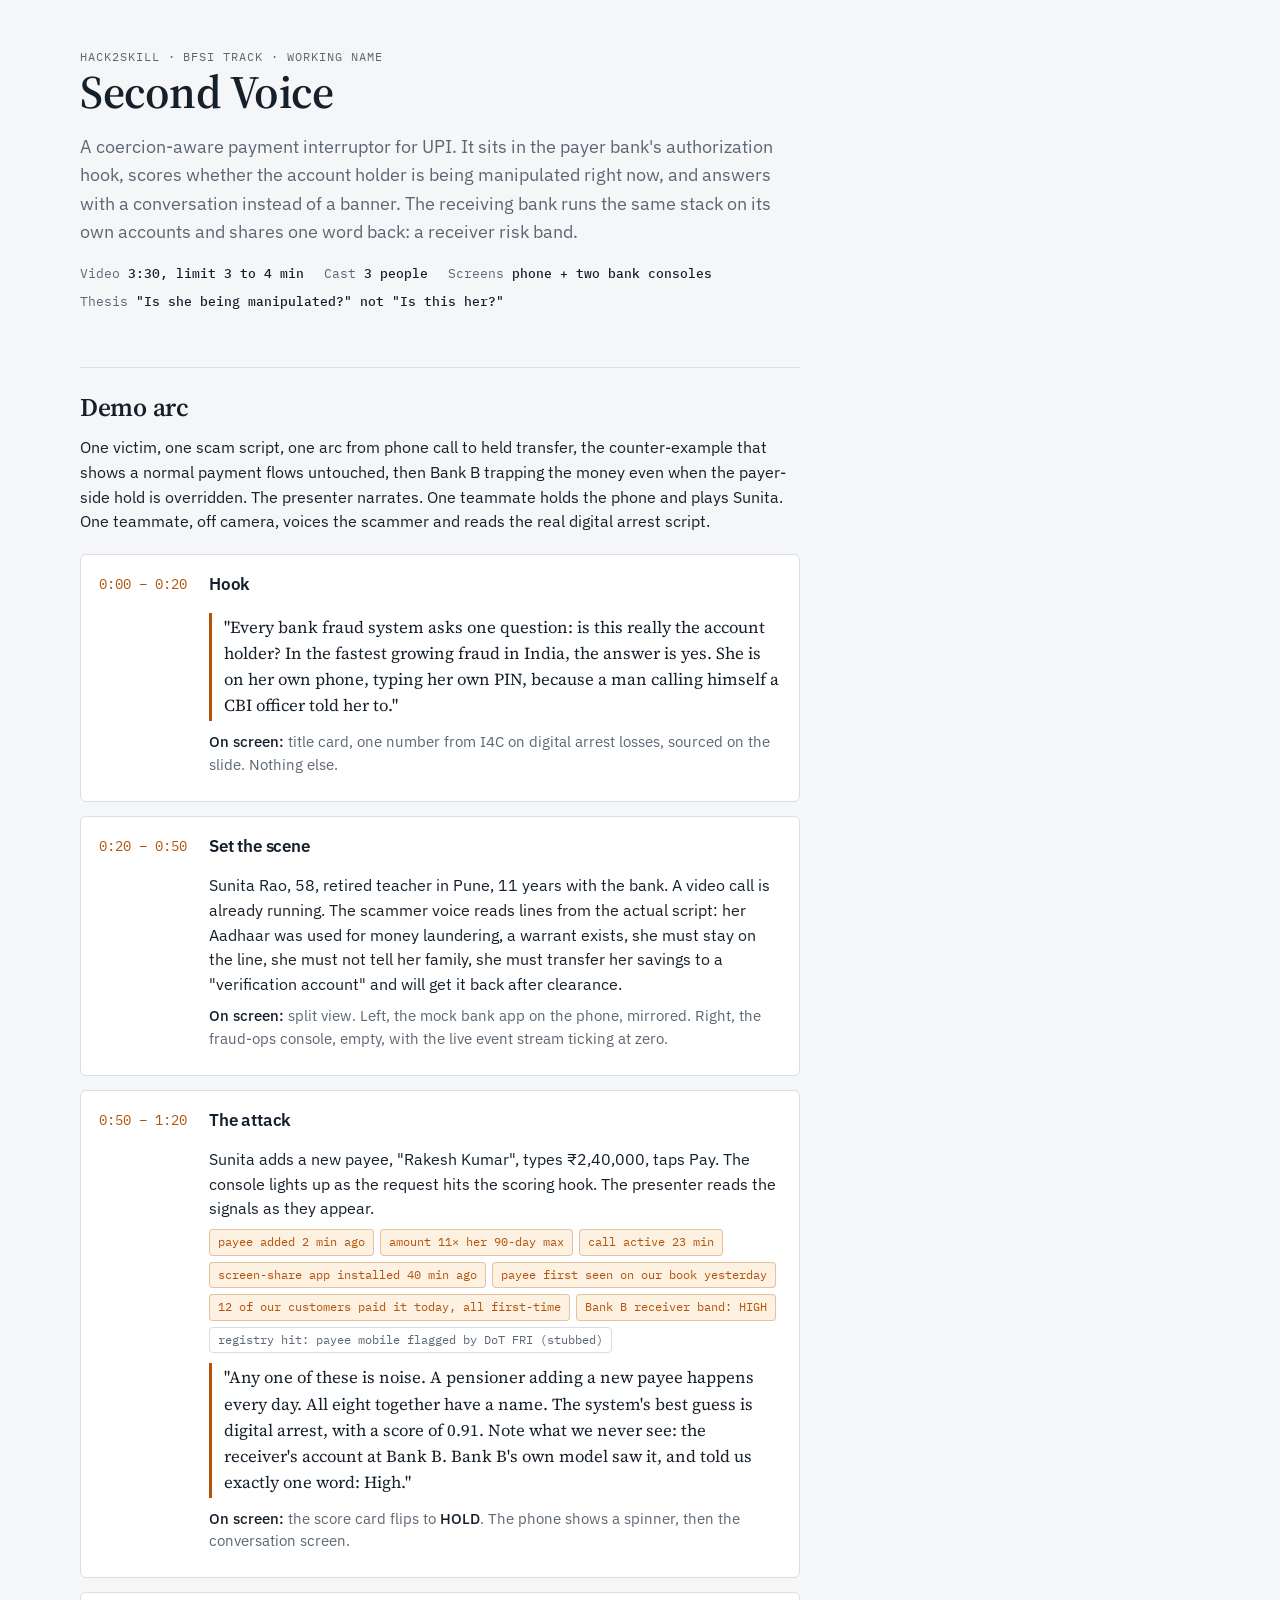
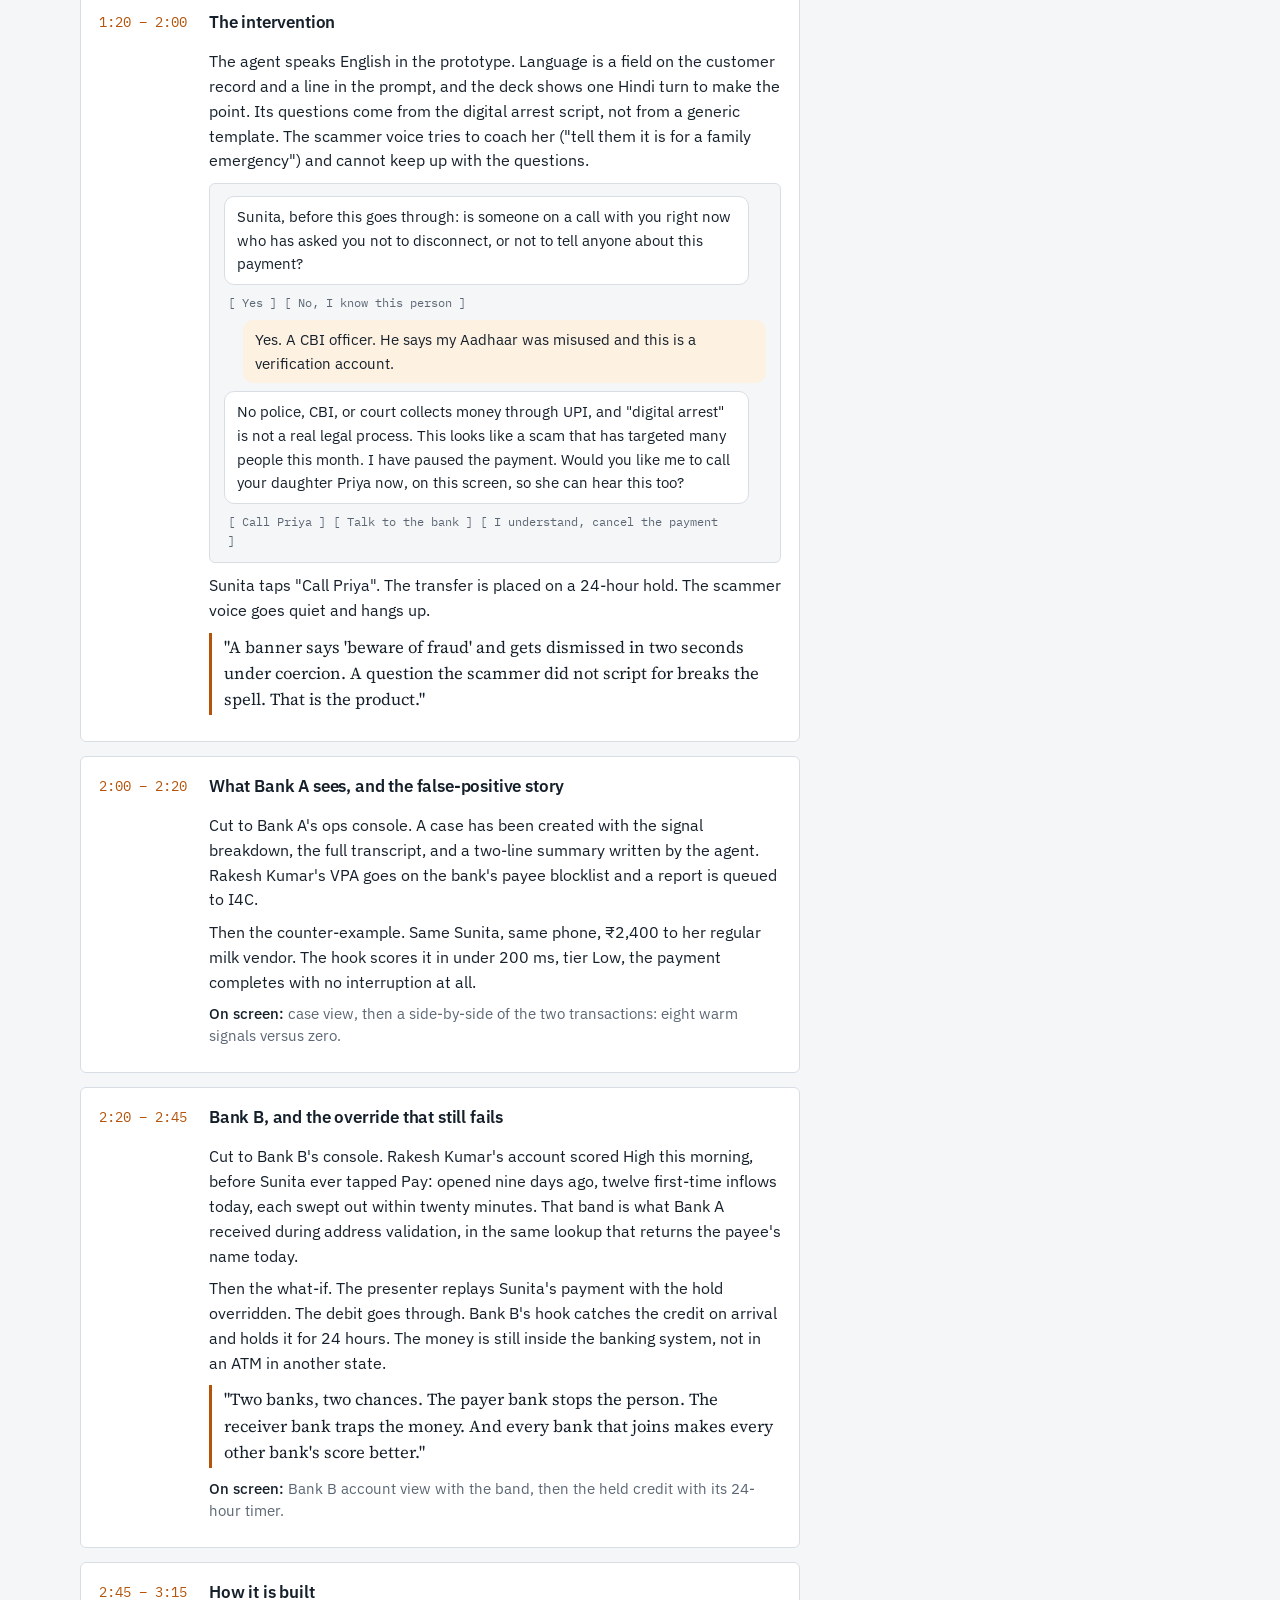
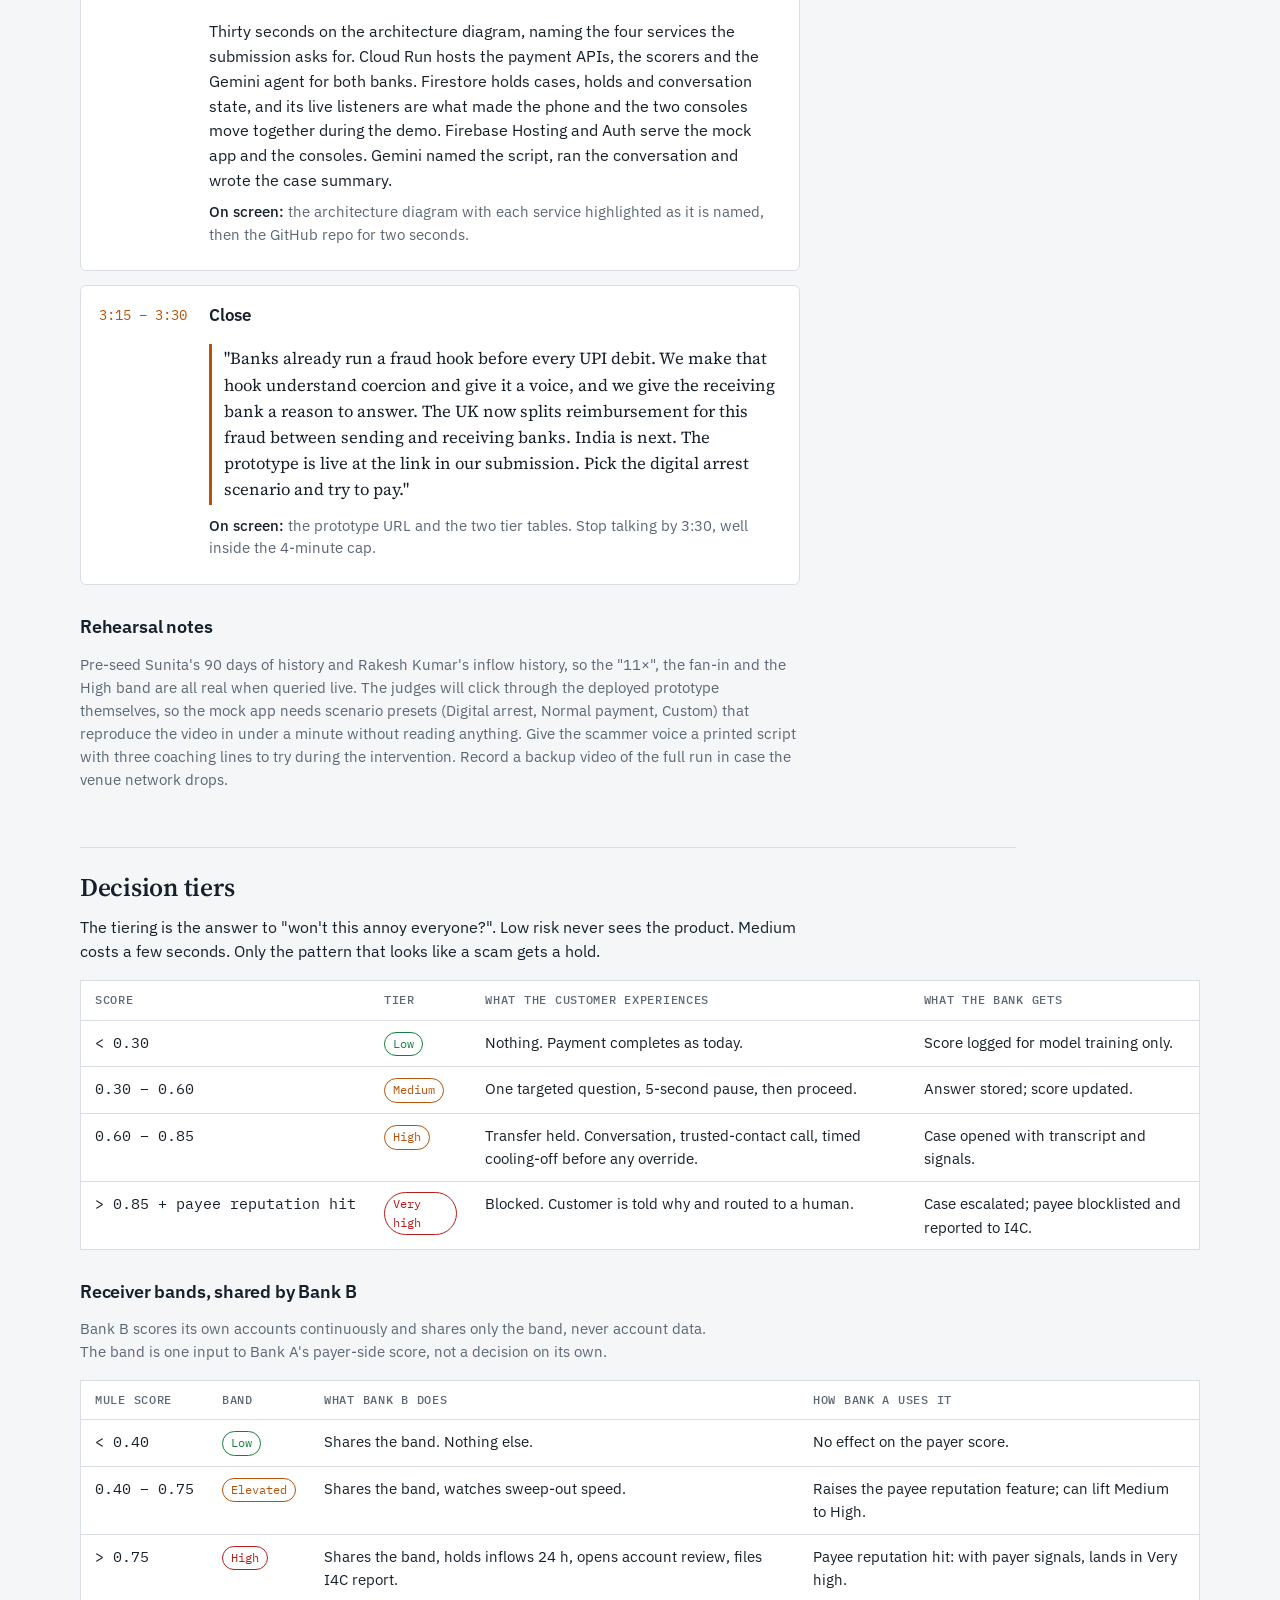
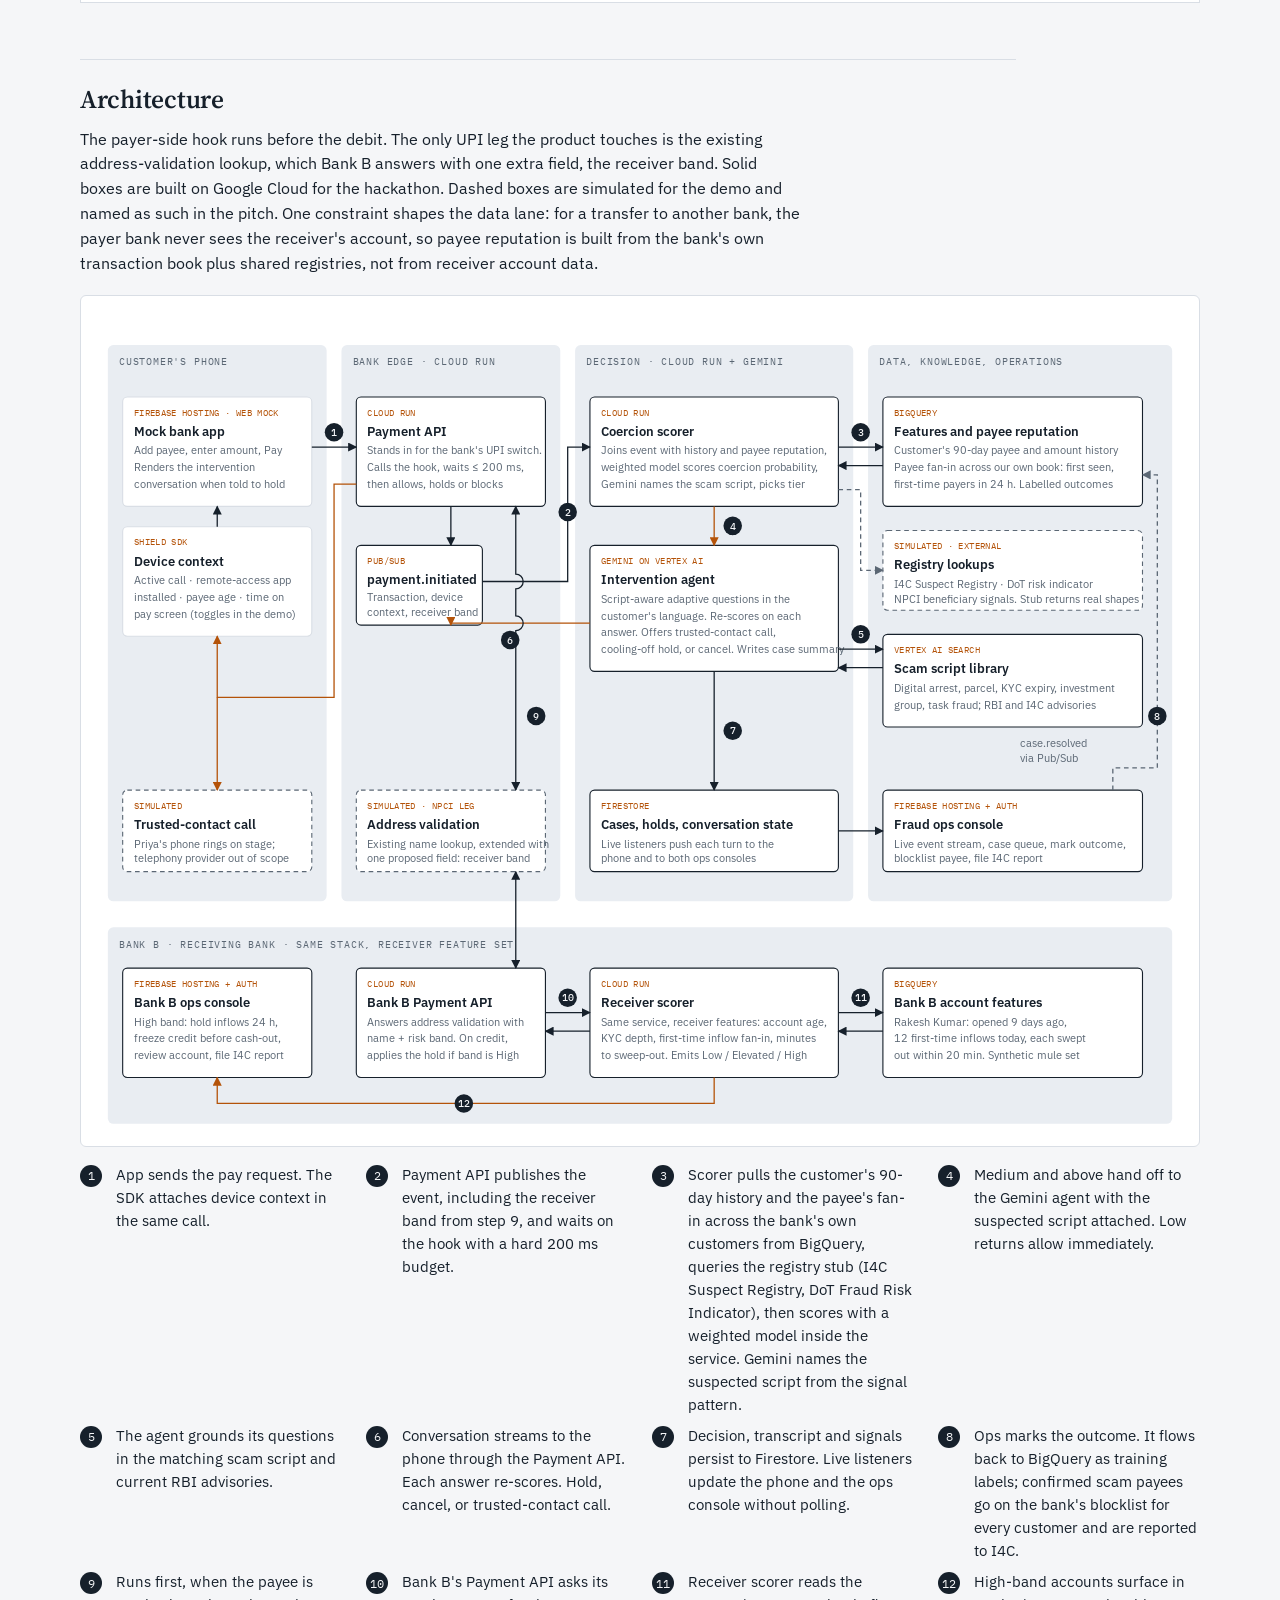
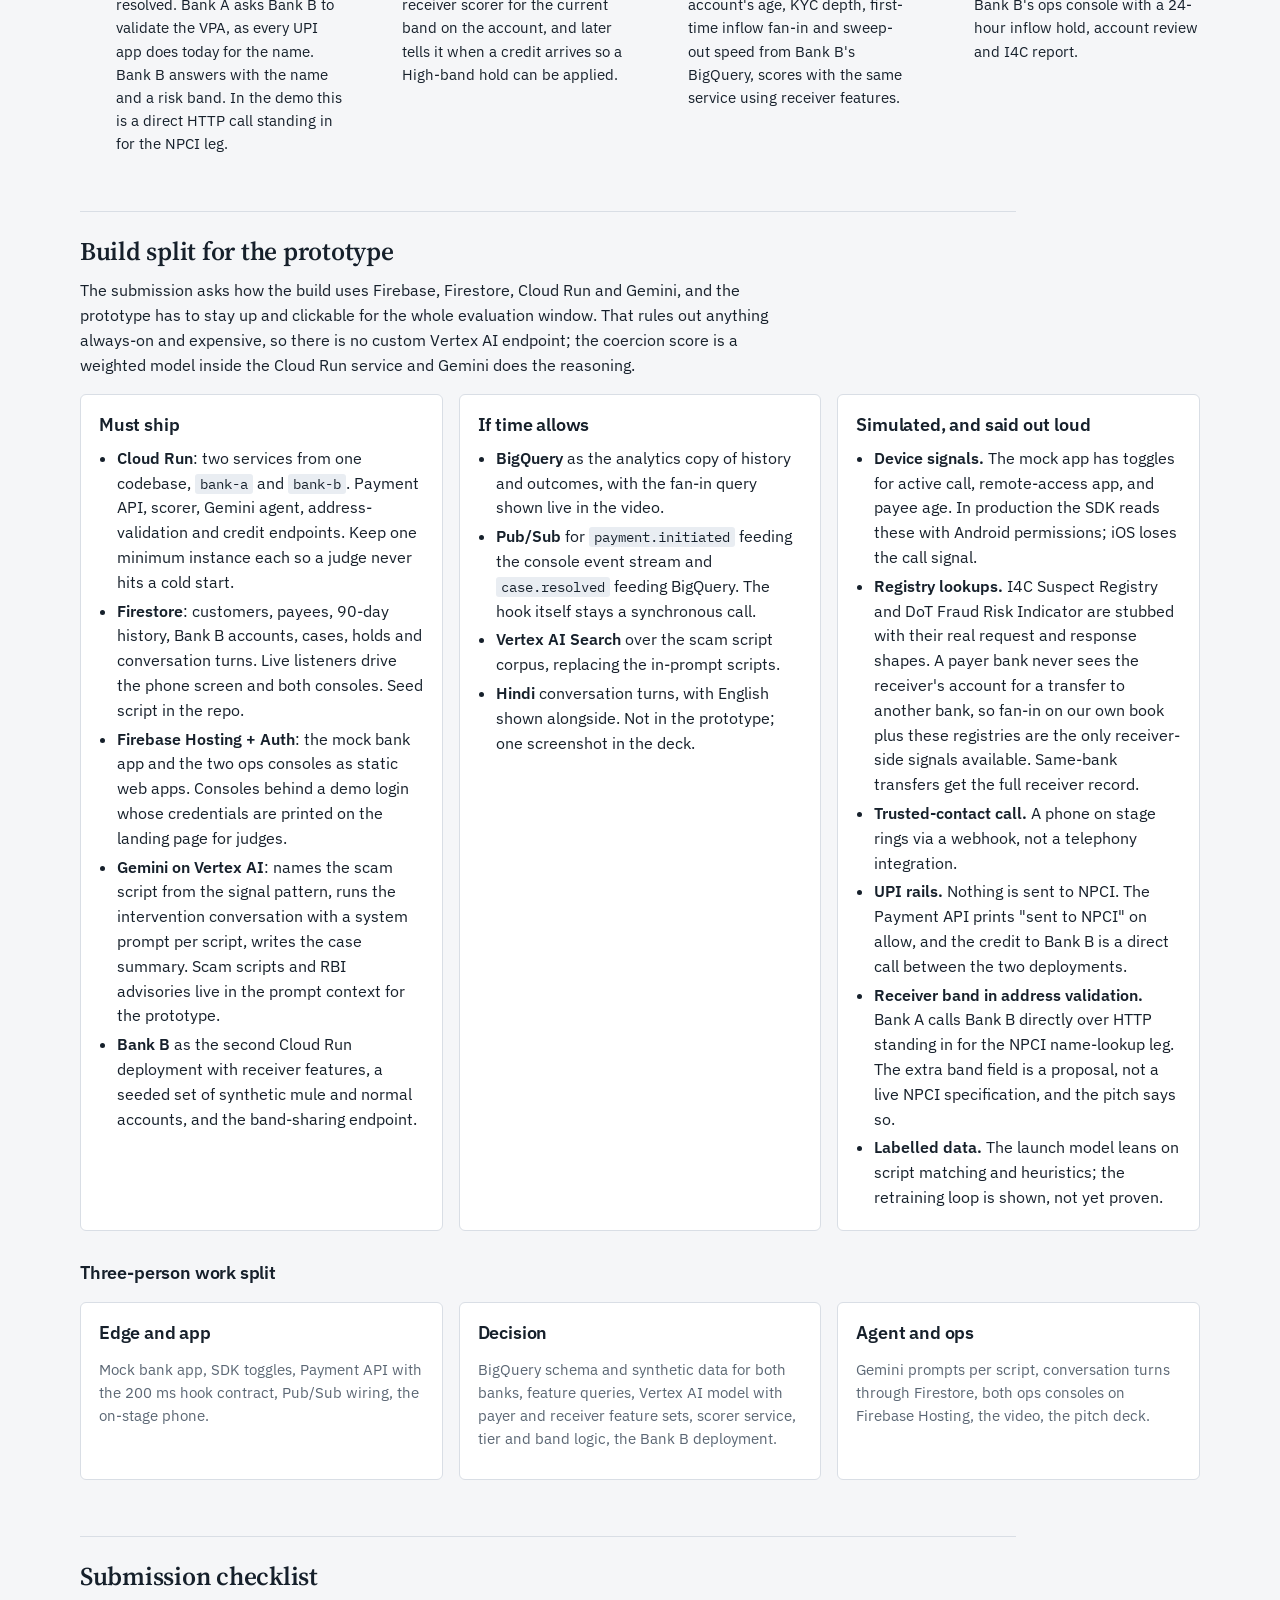
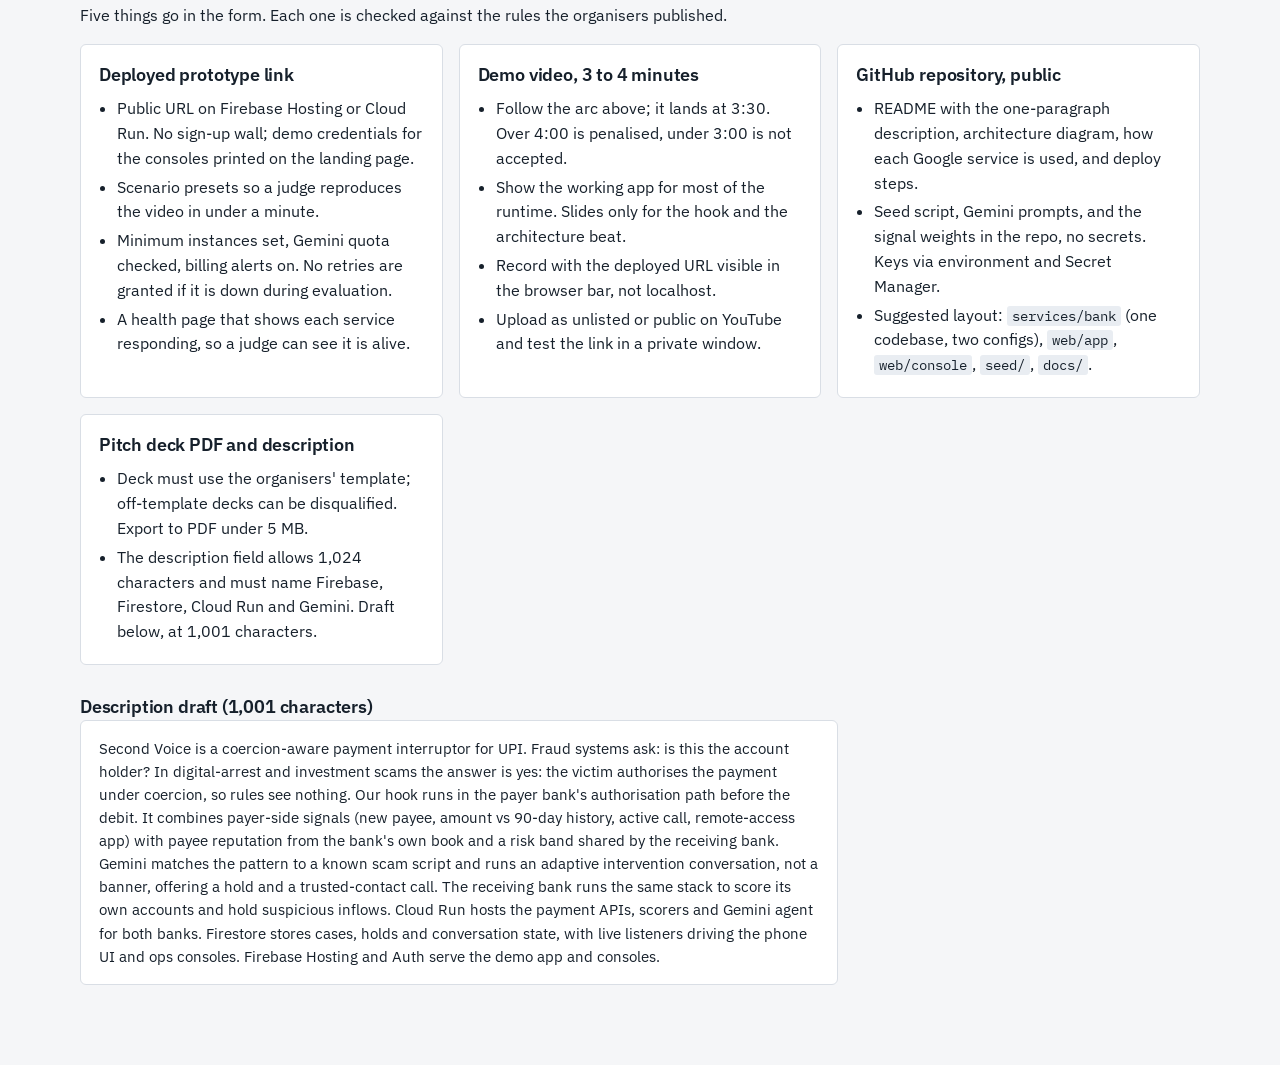
<file: docs/demo-plan.html>
<!doctype html>
<title>Second Voice Demo Plan</title>
<link rel="stylesheet" href="https://fonts.googleapis.com/css2?family=Source+Serif+4:opsz,wght@8..60,500;8..60,600&family=IBM+Plex+Sans:wght@400;500;600&family=IBM+Plex+Mono:wght@400;500&display=swap">
<style>
  /* Layout: a single reading column (72ch) for the script; the diagram and tier table break out wider and scroll sideways on phones. */
  :root {
    --bg: #f5f6f8;
    --surface: #ffffff;
    --fg: #16202b;
    --muted: #5b6774;
    --line: #d9dee5;
    --accent: #b45309;        /* the "hold" amber */
    --accent-soft: #fdf1e2;
    --ok: #15803d;
    --warn: #b45309;
    --crit: #b91c1c;
    --ink-soft: #e9edf2;      /* diagram lane fill */
    --display: "Source Serif 4", Georgia, "Times New Roman", serif;
    --body: "IBM Plex Sans", "Helvetica Neue", Arial, sans-serif;
    --mono: "IBM Plex Mono", "SFMono-Regular", Consolas, monospace;
  }
  @media (prefers-color-scheme: dark) {
    :root:not([data-theme="light"]) {
      --bg: #0f151c; --surface: #171f28; --fg: #e8edf2; --muted: #9aa7b4; --line: #2b3641;
      --accent: #f59e0b; --accent-soft: #2a2114; --ok: #4ade80; --warn: #f59e0b; --crit: #f87171;
      --ink-soft: #1d2731; color-scheme: dark;
    }
  }
  :root[data-theme="dark"] {
    --bg: #0f151c; --surface: #171f28; --fg: #e8edf2; --muted: #9aa7b4; --line: #2b3641;
    --accent: #f59e0b; --accent-soft: #2a2114; --ok: #4ade80; --warn: #f59e0b; --crit: #f87171;
    --ink-soft: #1d2731; color-scheme: dark;
  }

  body { background: var(--bg); color: var(--fg); font-family: var(--body); line-height: 1.55; font-size: 16px; }
  .wrap {
    max-width: 1120px; margin: 0 auto;
    padding-block: 40px 72px;
    padding-left: max(16px, env(safe-area-inset-left, 0px));
    padding-right: max(16px, env(safe-area-inset-right, 0px));
  }
  .col { max-width: 72ch; }
  h1, h2, h3 { font-family: var(--display); text-wrap: balance; margin: 0; font-weight: 600; letter-spacing: -0.01em; }
  h1 { font-size: clamp(2rem, 4vw, 2.9rem); line-height: 1.1; }
  h2 { font-size: 1.6rem; line-height: 1.2; margin-top: 56px; padding-top: 24px; border-top: 1px solid var(--line); }
  h3 { font-size: 1.1rem; margin-top: 28px; font-family: var(--body); font-weight: 600; }
  p { margin: 12px 0; }
  .eyebrow { font-family: var(--mono); font-size: 0.75rem; letter-spacing: 0.08em; text-transform: uppercase; color: var(--muted); }
  .lede { font-size: 1.15rem; color: var(--muted); margin-top: 14px; }
  .meta { display: flex; flex-wrap: wrap; gap: 8px 20px; margin-top: 18px; font-family: var(--mono); font-size: 0.8rem; color: var(--muted); }
  .meta b { color: var(--fg); font-weight: 500; }

  /* Demo beats */
  .beats { list-style: none; padding: 0; margin: 20px 0 0; display: grid; gap: 14px; }
  .beat { background: var(--surface); border: 1px solid var(--line); border-radius: 6px; padding: 16px 18px; display: grid; grid-template-columns: 92px 1fr; gap: 6px 18px; }
  .beat .t { font-family: var(--mono); font-size: 0.85rem; color: var(--accent); font-variant-numeric: tabular-nums; padding-top: 3px; }
  .beat h3 { margin: 0; font-size: 1.05rem; }
  .beat .body { grid-column: 2; }
  .beat p { margin: 8px 0; }
  .beat .say { border-left: 3px solid var(--accent); padding: 2px 0 2px 12px; margin: 10px 0; font-family: var(--display); font-size: 1.05rem; }
  .beat .screen { font-size: 0.92rem; color: var(--muted); }
  .beat .screen b { color: var(--fg); font-weight: 500; }
  .sig { display: flex; flex-wrap: wrap; gap: 6px; margin-top: 8px; }
  .sig span { font-family: var(--mono); font-size: 0.75rem; padding: 3px 8px; border-radius: 4px; background: var(--accent-soft); color: var(--accent); border: 1px solid color-mix(in srgb, var(--accent) 30%, transparent); }
  .sig span.cold { background: transparent; color: var(--muted); border-color: var(--line); }
  @media (max-width: 560px) { .beat { grid-template-columns: 1fr; } .beat .body { grid-column: 1; } }

  .chat { background: var(--bg); border: 1px solid var(--line); border-radius: 6px; padding: 12px 14px; margin: 10px 0; display: grid; gap: 8px; font-size: 0.95rem; }
  .chat div { max-width: 92%; padding: 8px 12px; border-radius: 10px; }
  .chat .agent { background: var(--surface); border: 1px solid var(--line); justify-self: start; }
  .chat .user { background: var(--accent-soft); justify-self: end; }
  .chat .opt { justify-self: start; font-family: var(--mono); font-size: 0.78rem; color: var(--muted); padding: 0 4px; }

  /* Tier table */
  .tbl-wrap { overflow-x: auto; margin-top: 16px; }
  table { border-collapse: collapse; width: 100%; min-width: 560px; font-size: 0.95rem; background: var(--surface); border: 1px solid var(--line); }
  th, td { text-align: left; padding: 10px 14px; border-bottom: 1px solid var(--line); vertical-align: top; }
  th { font-family: var(--mono); font-size: 0.75rem; letter-spacing: 0.06em; text-transform: uppercase; color: var(--muted); font-weight: 500; }
  tr:last-child td { border-bottom: 0; }
  .pill { display: inline-block; font-family: var(--mono); font-size: 0.75rem; padding: 2px 8px; border-radius: 999px; border: 1px solid; }
  .pill.ok { color: var(--ok); border-color: var(--ok); }
  .pill.warn { color: var(--warn); border-color: var(--warn); }
  .pill.crit { color: var(--crit); border-color: var(--crit); }
  td.n { font-family: var(--mono); font-variant-numeric: tabular-nums; white-space: nowrap; }

  /* Diagram */
  .diagram { overflow-x: auto; margin-top: 20px; background: var(--surface); border: 1px solid var(--line); border-radius: 6px; padding: 12px; }
  .diagram svg { display: block; min-width: 940px; width: 100%; height: auto; font-family: var(--body); }
  .diagram .lane { fill: var(--ink-soft); }
  .diagram .lane-label { font-family: var(--mono); font-size: 11px; letter-spacing: 0.08em; text-transform: uppercase; fill: var(--muted); }
  .diagram .box { fill: var(--surface); stroke: var(--line); stroke-width: 1.2; }
  .diagram .box.gcp { stroke: var(--fg); }
  .diagram .box.sim { stroke: var(--muted); stroke-dasharray: 5 4; }
  .diagram .title { font-size: 13.5px; font-weight: 600; fill: var(--fg); }
  .diagram .sub { font-size: 11.5px; fill: var(--muted); }
  .diagram .svc { font-family: var(--mono); font-size: 10px; fill: var(--accent); letter-spacing: 0.04em; }
  .diagram .flow { fill: none; stroke: var(--fg); stroke-width: 1.4; marker-end: url(#arr); }
  .diagram .flow.back { stroke: var(--muted); stroke-dasharray: 5 4; marker-end: url(#arr-muted); }
  .diagram .flow.hold { stroke: var(--accent); marker-end: url(#arr-accent); }
  .diagram .flow.both { marker-start: url(#arr); }
  .diagram .step { fill: var(--fg); }
  .diagram .step-n { font-family: var(--mono); font-size: 10.5px; font-weight: 500; fill: var(--bg); text-anchor: middle; }
  .legend { display: grid; grid-template-columns: repeat(auto-fit, minmax(260px, 1fr)); gap: 8px 24px; margin-top: 16px; font-size: 0.93rem; }
  .legend div { display: grid; grid-template-columns: 26px 1fr; gap: 10px; align-items: start; }
  .legend .k { font-family: var(--mono); font-size: 0.78rem; background: var(--fg); color: var(--bg); border-radius: 999px; width: 22px; height: 22px; display: grid; place-items: center; margin-top: 2px; }

  .two { display: grid; grid-template-columns: repeat(auto-fit, minmax(280px, 1fr)); gap: 16px; margin-top: 16px; }
  .card { background: var(--surface); border: 1px solid var(--line); border-radius: 6px; padding: 16px 18px; min-width: 0; }
  .card h3 { margin-top: 0; }
  .card ul { margin: 8px 0 0; padding-left: 18px; }
  .card li { margin: 4px 0; }
  .card li b { font-weight: 600; }
  code { font-family: var(--mono); font-size: 0.86em; background: var(--ink-soft); padding: 1px 5px; border-radius: 3px; }
  .note { font-size: 0.93rem; color: var(--muted); }
  @media (prefers-reduced-motion: no-preference) { .beat { transition: border-color .15s; } .beat:hover { border-color: var(--accent); } }
</style>

<div class="wrap">
  <div class="col">
    <div class="eyebrow">Hack2Skill · BFSI track · working name</div>
    <h1>Second Voice</h1>
    <p class="lede">A coercion-aware payment interruptor for UPI. It sits in the payer bank's authorization hook, scores whether the account holder is being manipulated right now, and answers with a conversation instead of a banner. The receiving bank runs the same stack on its own accounts and shares one word back: a receiver risk band.</p>
    <div class="meta">
      <span>Video <b>3:30, limit 3 to 4 min</b></span>
      <span>Cast <b>3 people</b></span>
      <span>Screens <b>phone + two bank consoles</b></span>
      <span>Thesis <b>"Is she being manipulated?" not "Is this her?"</b></span>
    </div>
  </div>

  <div class="col">
    <h2>Demo arc</h2>
    <p>One victim, one scam script, one arc from phone call to held transfer, the counter-example that shows a normal payment flows untouched, then Bank B trapping the money even when the payer-side hold is overridden. The presenter narrates. One teammate holds the phone and plays Sunita. One teammate, off camera, voices the scammer and reads the real digital arrest script.</p>

    <ol class="beats">
      <li class="beat">
        <div class="t">0:00 – 0:20</div>
        <h3>Hook</h3>
        <div class="body">
          <p class="say">"Every bank fraud system asks one question: is this really the account holder? In the fastest growing fraud in India, the answer is yes. She is on her own phone, typing her own PIN, because a man calling himself a CBI officer told her to."</p>
          <p class="screen"><b>On screen:</b> title card, one number from I4C on digital arrest losses, sourced on the slide. Nothing else.</p>
        </div>
      </li>

      <li class="beat">
        <div class="t">0:20 – 0:50</div>
        <h3>Set the scene</h3>
        <div class="body">
          <p>Sunita Rao, 58, retired teacher in Pune, 11 years with the bank. A video call is already running. The scammer voice reads lines from the actual script: her Aadhaar was used for money laundering, a warrant exists, she must stay on the line, she must not tell her family, she must transfer her savings to a "verification account" and will get it back after clearance.</p>
          <p class="screen"><b>On screen:</b> split view. Left, the mock bank app on the phone, mirrored. Right, the fraud-ops console, empty, with the live event stream ticking at zero.</p>
        </div>
      </li>

      <li class="beat">
        <div class="t">0:50 – 1:20</div>
        <h3>The attack</h3>
        <div class="body">
          <p>Sunita adds a new payee, "Rakesh Kumar", types ₹2,40,000, taps Pay. The console lights up as the request hits the scoring hook. The presenter reads the signals as they appear.</p>
          <div class="sig">
            <span>payee added 2 min ago</span>
            <span>amount 11× her 90-day max</span>
            <span>call active 23 min</span>
            <span>screen-share app installed 40 min ago</span>
            <span>payee first seen on our book yesterday</span>
            <span>12 of our customers paid it today, all first-time</span>
            <span>Bank B receiver band: HIGH</span>
            <span class="cold">registry hit: payee mobile flagged by DoT FRI (stubbed)</span>
          </div>
          <p class="say">"Any one of these is noise. A pensioner adding a new payee happens every day. All eight together have a name. The system's best guess is digital arrest, with a score of 0.91. Note what we never see: the receiver's account at Bank B. Bank B's own model saw it, and told us exactly one word: High."</p>
          <p class="screen"><b>On screen:</b> the score card flips to <b>HOLD</b>. The phone shows a spinner, then the conversation screen.</p>
        </div>
      </li>

      <li class="beat">
        <div class="t">1:20 – 2:00</div>
        <h3>The intervention</h3>
        <div class="body">
          <p>The agent speaks English in the prototype. Language is a field on the customer record and a line in the prompt, and the deck shows one Hindi turn to make the point. Its questions come from the digital arrest script, not from a generic template. The scammer voice tries to coach her ("tell them it is for a family emergency") and cannot keep up with the questions.</p>
          <div class="chat">
            <div class="agent">Sunita, before this goes through: is someone on a call with you right now who has asked you not to disconnect, or not to tell anyone about this payment?</div>
            <div class="opt">[ Yes ] [ No, I know this person ]</div>
            <div class="user">Yes. A CBI officer. He says my Aadhaar was misused and this is a verification account.</div>
            <div class="agent">No police, CBI, or court collects money through UPI, and "digital arrest" is not a real legal process. This looks like a scam that has targeted many people this month. I have paused the payment. Would you like me to call your daughter Priya now, on this screen, so she can hear this too?</div>
            <div class="opt">[ Call Priya ] [ Talk to the bank ] [ I understand, cancel the payment ]</div>
          </div>
          <p>Sunita taps "Call Priya". The transfer is placed on a 24-hour hold. The scammer voice goes quiet and hangs up.</p>
          <p class="say">"A banner says 'beware of fraud' and gets dismissed in two seconds under coercion. A question the scammer did not script for breaks the spell. That is the product."</p>
        </div>
      </li>

      <li class="beat">
        <div class="t">2:00 – 2:20</div>
        <h3>What Bank A sees, and the false-positive story</h3>
        <div class="body">
          <p>Cut to Bank A's ops console. A case has been created with the signal breakdown, the full transcript, and a two-line summary written by the agent. Rakesh Kumar's VPA goes on the bank's payee blocklist and a report is queued to I4C.</p>
          <p>Then the counter-example. Same Sunita, same phone, ₹2,400 to her regular milk vendor. The hook scores it in under 200 ms, tier Low, the payment completes with no interruption at all.</p>
          <p class="screen"><b>On screen:</b> case view, then a side-by-side of the two transactions: eight warm signals versus zero.</p>
        </div>
      </li>

      <li class="beat">
        <div class="t">2:20 – 2:45</div>
        <h3>Bank B, and the override that still fails</h3>
        <div class="body">
          <p>Cut to Bank B's console. Rakesh Kumar's account scored High this morning, before Sunita ever tapped Pay: opened nine days ago, twelve first-time inflows today, each swept out within twenty minutes. That band is what Bank A received during address validation, in the same lookup that returns the payee's name today.</p>
          <p>Then the what-if. The presenter replays Sunita's payment with the hold overridden. The debit goes through. Bank B's hook catches the credit on arrival and holds it for 24 hours. The money is still inside the banking system, not in an ATM in another state.</p>
          <p class="say">"Two banks, two chances. The payer bank stops the person. The receiver bank traps the money. And every bank that joins makes every other bank's score better."</p>
          <p class="screen"><b>On screen:</b> Bank B account view with the band, then the held credit with its 24-hour timer.</p>
        </div>
      </li>

      <li class="beat">
        <div class="t">2:45 – 3:15</div>
        <h3>How it is built</h3>
        <div class="body">
          <p>Thirty seconds on the architecture diagram, naming the four services the submission asks for. Cloud Run hosts the payment APIs, the scorers and the Gemini agent for both banks. Firestore holds cases, holds and conversation state, and its live listeners are what made the phone and the two consoles move together during the demo. Firebase Hosting and Auth serve the mock app and the consoles. Gemini named the script, ran the conversation and wrote the case summary.</p>
          <p class="screen"><b>On screen:</b> the architecture diagram with each service highlighted as it is named, then the GitHub repo for two seconds.</p>
        </div>
      </li>

      <li class="beat">
        <div class="t">3:15 – 3:30</div>
        <h3>Close</h3>
        <div class="body">
          <p class="say">"Banks already run a fraud hook before every UPI debit. We make that hook understand coercion and give it a voice, and we give the receiving bank a reason to answer. The UK now splits reimbursement for this fraud between sending and receiving banks. India is next. The prototype is live at the link in our submission. Pick the digital arrest scenario and try to pay."</p>
          <p class="screen"><b>On screen:</b> the prototype URL and the two tier tables. Stop talking by 3:30, well inside the 4-minute cap.</p>
        </div>
      </li>
    </ol>

    <h3>Rehearsal notes</h3>
    <p class="note">Pre-seed Sunita's 90 days of history and Rakesh Kumar's inflow history, so the "11×", the fan-in and the High band are all real when queried live. The judges will click through the deployed prototype themselves, so the mock app needs scenario presets (Digital arrest, Normal payment, Custom) that reproduce the video in under a minute without reading anything. Give the scammer voice a printed script with three coaching lines to try during the intervention. Record a backup video of the full run in case the venue network drops.</p>
  </div>

  <h2 style="max-width:72ch">Decision tiers</h2>
  <p class="col">The tiering is the answer to "won't this annoy everyone?". Low risk never sees the product. Medium costs a few seconds. Only the pattern that looks like a scam gets a hold.</p>
  <div class="tbl-wrap">
    <table>
      <thead><tr><th>Score</th><th>Tier</th><th>What the customer experiences</th><th>What the bank gets</th></tr></thead>
      <tbody>
        <tr><td class="n">&lt; 0.30</td><td><span class="pill ok">Low</span></td><td>Nothing. Payment completes as today.</td><td>Score logged for model training only.</td></tr>
        <tr><td class="n">0.30 – 0.60</td><td><span class="pill warn">Medium</span></td><td>One targeted question, 5-second pause, then proceed.</td><td>Answer stored; score updated.</td></tr>
        <tr><td class="n">0.60 – 0.85</td><td><span class="pill warn">High</span></td><td>Transfer held. Conversation, trusted-contact call, timed cooling-off before any override.</td><td>Case opened with transcript and signals.</td></tr>
        <tr><td class="n">&gt; 0.85 + payee reputation hit</td><td><span class="pill crit">Very high</span></td><td>Blocked. Customer is told why and routed to a human.</td><td>Case escalated; payee blocklisted and reported to I4C.</td></tr>
      </tbody>
    </table>
  </div>

  <h3 style="max-width:72ch">Receiver bands, shared by Bank B</h3>
  <p class="col note">Bank B scores its own accounts continuously and shares only the band, never account data. The band is one input to Bank A's payer-side score, not a decision on its own.</p>
  <div class="tbl-wrap">
    <table>
      <thead><tr><th>Mule score</th><th>Band</th><th>What Bank B does</th><th>How Bank A uses it</th></tr></thead>
      <tbody>
        <tr><td class="n">&lt; 0.40</td><td><span class="pill ok">Low</span></td><td>Shares the band. Nothing else.</td><td>No effect on the payer score.</td></tr>
        <tr><td class="n">0.40 – 0.75</td><td><span class="pill warn">Elevated</span></td><td>Shares the band, watches sweep-out speed.</td><td>Raises the payee reputation feature; can lift Medium to High.</td></tr>
        <tr><td class="n">&gt; 0.75</td><td><span class="pill crit">High</span></td><td>Shares the band, holds inflows 24 h, opens account review, files I4C report.</td><td>Payee reputation hit: with payer signals, lands in Very high.</td></tr>
      </tbody>
    </table>
  </div>

  <h2 style="max-width:72ch">Architecture</h2>
  <p class="col">The payer-side hook runs before the debit. The only UPI leg the product touches is the existing address-validation lookup, which Bank B answers with one extra field, the receiver band. Solid boxes are built on Google Cloud for the hackathon. Dashed boxes are simulated for the demo and named as such in the pitch. One constraint shapes the data lane: for a transfer to another bank, the payer bank never sees the receiver's account, so payee reputation is built from the bank's own transaction book plus shared registries, not from receiver account data.</p>

  <div class="diagram">
    <svg viewBox="0 0 1180 890" role="img" aria-label="Architecture: Bank A's app with SDK sends payment and device context to a Cloud Run payment API, which runs address validation against Bank B and receives a receiver risk band, then publishes to Pub/Sub; a coercion scorer reads BigQuery features, a stubbed registry lookup and an in-service weighted model, hands medium and high cases to a Gemini intervention agent backed by Vertex AI Search; decisions return to the app and are stored in Firestore for the fraud ops console; outcomes flow back to BigQuery. Bank B runs the same stack with receiver features, scores its own accounts, and holds inflows on High-band accounts.">
      <defs>
        <marker id="arr" viewBox="0 0 10 10" refX="9" refY="5" markerWidth="7" markerHeight="7" orient="auto-start-reverse"><path d="M0 0 L10 5 L0 10 z" fill="var(--fg)"/></marker>
        <marker id="arr-muted" viewBox="0 0 10 10" refX="9" refY="5" markerWidth="7" markerHeight="7" orient="auto-start-reverse"><path d="M0 0 L10 5 L0 10 z" fill="var(--muted)"/></marker>
        <marker id="arr-accent" viewBox="0 0 10 10" refX="9" refY="5" markerWidth="7" markerHeight="7" orient="auto-start-reverse"><path d="M0 0 L10 5 L0 10 z" fill="var(--accent)"/></marker>
      </defs>

      <!-- lanes -->
      <rect class="lane" x="16" y="40" width="236" height="600" rx="6"/>
      <text class="lane-label" x="28" y="62">Customer's phone</text>
      <rect class="lane" x="268" y="40" width="236" height="600" rx="6"/>
      <text class="lane-label" x="280" y="62">Bank edge · Cloud Run</text>
      <rect class="lane" x="520" y="40" width="300" height="600" rx="6"/>
      <text class="lane-label" x="532" y="62">Decision · Cloud Run + Gemini</text>
      <rect class="lane" x="836" y="40" width="328" height="600" rx="6"/>
      <text class="lane-label" x="848" y="62">Data, knowledge, operations</text>

      <!-- Phone lane -->
      <rect class="box" x="32" y="96" width="204" height="118" rx="5"/>
      <text class="svc" x="44" y="116">FIREBASE HOSTING · WEB MOCK</text>
      <text class="title" x="44" y="138">Mock bank app</text>
      <text class="sub" x="44" y="158">Add payee, enter amount, Pay</text>
      <text class="sub" x="44" y="176">Renders the intervention</text>
      <text class="sub" x="44" y="194">conversation when told to hold</text>

      <rect class="box" x="32" y="236" width="204" height="118" rx="5"/>
      <text class="svc" x="44" y="256">SHIELD SDK</text>
      <text class="title" x="44" y="278">Device context</text>
      <text class="sub" x="44" y="298">Active call · remote-access app</text>
      <text class="sub" x="44" y="316">installed · payee age · time on</text>
      <text class="sub" x="44" y="334">pay screen (toggles in the demo)</text>

      <rect class="box sim" x="32" y="520" width="204" height="88" rx="5"/>
      <text class="svc" x="44" y="540">SIMULATED</text>
      <text class="title" x="44" y="562">Trusted-contact call</text>
      <text class="sub" x="44" y="582">Priya's phone rings on stage;</text>
      <text class="sub" x="44" y="598">telephony provider out of scope</text>

      <!-- Bank edge lane -->
      <rect class="box gcp" x="284" y="96" width="204" height="118" rx="5"/>
      <text class="svc" x="296" y="116">CLOUD RUN</text>
      <text class="title" x="296" y="138">Payment API</text>
      <text class="sub" x="296" y="158">Stands in for the bank's UPI switch.</text>
      <text class="sub" x="296" y="176">Calls the hook, waits ≤ 200 ms,</text>
      <text class="sub" x="296" y="194">then allows, holds or blocks</text>

      <rect class="box gcp" x="284" y="256" width="136" height="86" rx="5"/>
      <text class="svc" x="296" y="276">PUB/SUB</text>
      <text class="title" x="296" y="298">payment.initiated</text>
      <text class="sub" x="296" y="316">Transaction, device</text>
      <text class="sub" x="296" y="332">context, receiver band</text>

      <rect class="box sim" x="284" y="520" width="204" height="88" rx="5"/>
      <text class="svc" x="296" y="540">SIMULATED · NPCI LEG</text>
      <text class="title" x="296" y="562">Address validation</text>
      <text class="sub" x="296" y="582">Existing name lookup, extended with</text>
      <text class="sub" x="296" y="598">one proposed field: receiver band</text>

      <!-- Decision lane -->
      <rect class="box gcp" x="536" y="96" width="268" height="118" rx="5"/>
      <text class="svc" x="548" y="116">CLOUD RUN</text>
      <text class="title" x="548" y="138">Coercion scorer</text>
      <text class="sub" x="548" y="158">Joins event with history and payee reputation,</text>
      <text class="sub" x="548" y="176">weighted model scores coercion probability,</text>
      <text class="sub" x="548" y="194">Gemini names the scam script, picks tier</text>

      <rect class="box gcp" x="536" y="256" width="268" height="136" rx="5"/>
      <text class="svc" x="548" y="276">GEMINI ON VERTEX AI</text>
      <text class="title" x="548" y="298">Intervention agent</text>
      <text class="sub" x="548" y="318">Script-aware adaptive questions in the</text>
      <text class="sub" x="548" y="336">customer's language. Re-scores on each</text>
      <text class="sub" x="548" y="354">answer. Offers trusted-contact call,</text>
      <text class="sub" x="548" y="372">cooling-off hold, or cancel. Writes case summary</text>

      <rect class="box gcp" x="536" y="520" width="268" height="88" rx="5"/>
      <text class="svc" x="548" y="540">FIRESTORE</text>
      <text class="title" x="548" y="562">Cases, holds, conversation state</text>
      <text class="sub" x="548" y="582">Live listeners push each turn to the</text>
      <text class="sub" x="548" y="598">phone and to both ops consoles</text>

      <!-- Data lane -->
      <rect class="box gcp" x="852" y="96" width="280" height="118" rx="5"/>
      <text class="svc" x="864" y="116">BIGQUERY</text>
      <text class="title" x="864" y="138">Features and payee reputation</text>
      <text class="sub" x="864" y="158">Customer's 90-day payee and amount history</text>
      <text class="sub" x="864" y="176">Payee fan-in across our own book: first seen,</text>
      <text class="sub" x="864" y="194">first-time payers in 24 h. Labelled outcomes</text>

      <rect class="box sim" x="852" y="240" width="280" height="86" rx="5"/>
      <text class="svc" x="864" y="260">SIMULATED · EXTERNAL</text>
      <text class="title" x="864" y="282">Registry lookups</text>
      <text class="sub" x="864" y="302">I4C Suspect Registry · DoT risk indicator</text>
      <text class="sub" x="864" y="318">NPCI beneficiary signals. Stub returns real shapes</text>

      <rect class="box gcp" x="852" y="352" width="280" height="100" rx="5"/>
      <text class="svc" x="864" y="372">VERTEX AI SEARCH</text>
      <text class="title" x="864" y="394">Scam script library</text>
      <text class="sub" x="864" y="414">Digital arrest, parcel, KYC expiry, investment</text>
      <text class="sub" x="864" y="432">group, task fraud; RBI and I4C advisories</text>

      <rect class="box gcp" x="852" y="520" width="280" height="88" rx="5"/>
      <text class="svc" x="864" y="540">FIREBASE HOSTING + AUTH</text>
      <text class="title" x="864" y="562">Fraud ops console</text>
      <text class="sub" x="864" y="582">Live event stream, case queue, mark outcome,</text>
      <text class="sub" x="864" y="598">blocklist payee, file I4C report</text>

      <!-- flows -->
      <!-- 1 app -> payment api -->
      <path class="flow" d="M236 150 L284 150"/>
      <circle class="step" cx="260" cy="134" r="10"/><text class="step-n" x="260" y="138">1</text>
      <!-- sdk -> app (context attached) -->
      <path class="flow" d="M134 236 L134 214"/>
      <!-- 2 payment api -> pubsub -> scorer -->
      <path class="flow" d="M386 214 L386 256"/>
      <path class="flow" d="M420 295 L512 295 L512 150 L536 150"/>
      <circle class="step" cx="512" cy="220" r="10"/><text class="step-n" x="512" y="224">2</text>
      <!-- 3 scorer <-> bigquery, scorer -> registry stub -->
      <path class="flow" d="M804 150 L852 150"/>
      <path class="flow" d="M852 170 L804 170"/>
      <path class="flow back" d="M804 196 L828 196 L828 283 L852 283"/>
      <circle class="step" cx="828" cy="134" r="10"/><text class="step-n" x="828" y="138">3</text>
      <!-- 4 scorer -> agent -->
      <path class="flow hold" d="M670 214 L670 256"/>
      <circle class="step" cx="690" cy="235" r="10"/><text class="step-n" x="690" y="239">4</text>
      <!-- 5 agent <-> search -->
      <path class="flow" d="M804 368 L852 368"/>
      <path class="flow" d="M852 388 L804 388"/>
      <circle class="step" cx="828" cy="352" r="10"/><text class="step-n" x="828" y="356">5</text>
      <!-- 6 agent -> app conversation (via payment api) -->
      <path class="flow hold" d="M536 340 L386 340 L386 342"/>
      <path class="flow hold" d="M284 190 L260 190 L260 420 L134 420 L134 354"/>
      <circle class="step" cx="450" cy="358" r="10"/><text class="step-n" x="450" y="362">6</text>
      <!-- trusted contact -->
      <path class="flow hold" d="M134 420 L134 520"/>
      <!-- 7 decision -> cloud sql -> ops -->
      <path class="flow" d="M670 392 L670 520"/>
      <circle class="step" cx="690" cy="456" r="10"/><text class="step-n" x="690" y="460">7</text>
      <path class="flow" d="M804 564 L852 564"/>
      <!-- 8 ops outcome -> bigquery (feedback) -->
      <path class="flow back" d="M1100 520 L1100 496 L1148 496 L1148 180 L1132 180"/>
      <circle class="step" cx="1148" cy="440" r="10"/><text class="step-n" x="1148" y="444">8</text>
      <text class="sub" x="1000" y="474">case.resolved</text>
      <text class="sub" x="1000" y="490">via Pub/Sub</text>

      <!-- Bank B band -->
      <rect class="lane" x="16" y="668" width="1148" height="212" rx="6"/>
      <text class="lane-label" x="28" y="690">Bank B · receiving bank · same stack, receiver feature set</text>

      <rect class="box gcp" x="32" y="712" width="204" height="118" rx="5"/>
      <text class="svc" x="44" y="732">FIREBASE HOSTING + AUTH</text>
      <text class="title" x="44" y="754">Bank B ops console</text>
      <text class="sub" x="44" y="774">High band: hold inflows 24 h,</text>
      <text class="sub" x="44" y="792">freeze credit before cash-out,</text>
      <text class="sub" x="44" y="810">review account, file I4C report</text>

      <rect class="box gcp" x="284" y="712" width="204" height="118" rx="5"/>
      <text class="svc" x="296" y="732">CLOUD RUN</text>
      <text class="title" x="296" y="754">Bank B Payment API</text>
      <text class="sub" x="296" y="774">Answers address validation with</text>
      <text class="sub" x="296" y="792">name + risk band. On credit,</text>
      <text class="sub" x="296" y="810">applies the hold if band is High</text>

      <rect class="box gcp" x="536" y="712" width="268" height="118" rx="5"/>
      <text class="svc" x="548" y="732">CLOUD RUN</text>
      <text class="title" x="548" y="754">Receiver scorer</text>
      <text class="sub" x="548" y="774">Same service, receiver features: account age,</text>
      <text class="sub" x="548" y="792">KYC depth, first-time inflow fan-in, minutes</text>
      <text class="sub" x="548" y="810">to sweep-out. Emits Low / Elevated / High</text>

      <rect class="box gcp" x="852" y="712" width="280" height="118" rx="5"/>
      <text class="svc" x="864" y="732">BIGQUERY</text>
      <text class="title" x="864" y="754">Bank B account features</text>
      <text class="sub" x="864" y="774">Rakesh Kumar: opened 9 days ago,</text>
      <text class="sub" x="864" y="792">12 first-time inflows today, each swept</text>
      <text class="sub" x="864" y="810">out within 20 min. Synthetic mule set</text>

      <!-- 9 address validation: Bank A Payment API <-> NPCI leg <-> Bank B Payment API -->
      <path class="flow both" d="M456 214 L456 287 A8 8 0 0 1 456 303 L456 332 A8 8 0 0 1 456 348 L456 520"/>
      <path class="flow both" d="M456 608 L456 712"/>
      <circle class="step" cx="478" cy="440" r="10"/><text class="step-n" x="478" y="444">9</text>
      <!-- 10 Bank B API <-> receiver scorer -->
      <path class="flow" d="M488 760 L536 760"/>
      <path class="flow" d="M536 780 L488 780"/>
      <circle class="step" cx="512" cy="744" r="10"/><text class="step-n" x="512" y="748">10</text>
      <!-- 11 scorer <-> Bank B BigQuery -->
      <path class="flow" d="M804 760 L852 760"/>
      <path class="flow" d="M852 780 L804 780"/>
      <circle class="step" cx="828" cy="744" r="10"/><text class="step-n" x="828" y="748">11</text>
      <!-- 12 scorer -> Bank B ops -->
      <path class="flow hold" d="M670 830 L670 858 L134 858 L134 830"/>
      <circle class="step" cx="400" cy="858" r="10"/><text class="step-n" x="400" y="862">12</text>
    </svg>
  </div>

  <div class="legend">
    <div><span class="k">1</span><span>App sends the pay request. The SDK attaches device context in the same call.</span></div>
    <div><span class="k">2</span><span>Payment API publishes the event, including the receiver band from step 9, and waits on the hook with a hard 200 ms budget.</span></div>
    <div><span class="k">3</span><span>Scorer pulls the customer's 90-day history and the payee's fan-in across the bank's own customers from BigQuery, queries the registry stub (I4C Suspect Registry, DoT Fraud Risk Indicator), then scores with a weighted model inside the service. Gemini names the suspected script from the signal pattern.</span></div>
    <div><span class="k">4</span><span>Medium and above hand off to the Gemini agent with the suspected script attached. Low returns allow immediately.</span></div>
    <div><span class="k">5</span><span>The agent grounds its questions in the matching scam script and current RBI advisories.</span></div>
    <div><span class="k">6</span><span>Conversation streams to the phone through the Payment API. Each answer re-scores. Hold, cancel, or trusted-contact call.</span></div>
    <div><span class="k">7</span><span>Decision, transcript and signals persist to Firestore. Live listeners update the phone and the ops console without polling.</span></div>
    <div><span class="k">8</span><span>Ops marks the outcome. It flows back to BigQuery as training labels; confirmed scam payees go on the bank's blocklist for every customer and are reported to I4C.</span></div>
    <div><span class="k">9</span><span>Runs first, when the payee is resolved. Bank A asks Bank B to validate the VPA, as every UPI app does today for the name. Bank B answers with the name and a risk band. In the demo this is a direct HTTP call standing in for the NPCI leg.</span></div>
    <div><span class="k">10</span><span>Bank B's Payment API asks its receiver scorer for the current band on the account, and later tells it when a credit arrives so a High-band hold can be applied.</span></div>
    <div><span class="k">11</span><span>Receiver scorer reads the account's age, KYC depth, first-time inflow fan-in and sweep-out speed from Bank B's BigQuery, scores with the same service using receiver features.</span></div>
    <div><span class="k">12</span><span>High-band accounts surface in Bank B's ops console with a 24-hour inflow hold, account review and I4C report.</span></div>
  </div>

  <h2 style="max-width:72ch">Build split for the prototype</h2>
  <p class="col">The submission asks how the build uses Firebase, Firestore, Cloud Run and Gemini, and the prototype has to stay up and clickable for the whole evaluation window. That rules out anything always-on and expensive, so there is no custom Vertex AI endpoint; the coercion score is a weighted model inside the Cloud Run service and Gemini does the reasoning.</p>
  <div class="two">
    <div class="card">
      <h3>Must ship</h3>
      <ul>
        <li><b>Cloud Run</b>: two services from one codebase, <code>bank-a</code> and <code>bank-b</code>. Payment API, scorer, Gemini agent, address-validation and credit endpoints. Keep one minimum instance each so a judge never hits a cold start.</li>
        <li><b>Firestore</b>: customers, payees, 90-day history, Bank B accounts, cases, holds and conversation turns. Live listeners drive the phone screen and both consoles. Seed script in the repo.</li>
        <li><b>Firebase Hosting + Auth</b>: the mock bank app and the two ops consoles as static web apps. Consoles behind a demo login whose credentials are printed on the landing page for judges.</li>
        <li><b>Gemini on Vertex AI</b>: names the scam script from the signal pattern, runs the intervention conversation with a system prompt per script, writes the case summary. Scam scripts and RBI advisories live in the prompt context for the prototype.</li>
        <li><b>Bank B</b> as the second Cloud Run deployment with receiver features, a seeded set of synthetic mule and normal accounts, and the band-sharing endpoint.</li>
      </ul>
    </div>
    <div class="card">
      <h3>If time allows</h3>
      <ul>
        <li><b>BigQuery</b> as the analytics copy of history and outcomes, with the fan-in query shown live in the video.</li>
        <li><b>Pub/Sub</b> for <code>payment.initiated</code> feeding the console event stream and <code>case.resolved</code> feeding BigQuery. The hook itself stays a synchronous call.</li>
        <li><b>Vertex AI Search</b> over the scam script corpus, replacing the in-prompt scripts.</li>
        <li><b>Hindi</b> conversation turns, with English shown alongside. Not in the prototype; one screenshot in the deck.</li>
      </ul>
    </div>
    <div class="card">
      <h3>Simulated, and said out loud</h3>
      <ul>
        <li><b>Device signals.</b> The mock app has toggles for active call, remote-access app, and payee age. In production the SDK reads these with Android permissions; iOS loses the call signal.</li>
        <li><b>Registry lookups.</b> I4C Suspect Registry and DoT Fraud Risk Indicator are stubbed with their real request and response shapes. A payer bank never sees the receiver's account for a transfer to another bank, so fan-in on our own book plus these registries are the only receiver-side signals available. Same-bank transfers get the full receiver record.</li>
        <li><b>Trusted-contact call.</b> A phone on stage rings via a webhook, not a telephony integration.</li>
        <li><b>UPI rails.</b> Nothing is sent to NPCI. The Payment API prints "sent to NPCI" on allow, and the credit to Bank B is a direct call between the two deployments.</li>
        <li><b>Receiver band in address validation.</b> Bank A calls Bank B directly over HTTP standing in for the NPCI name-lookup leg. The extra band field is a proposal, not a live NPCI specification, and the pitch says so.</li>
        <li><b>Labelled data.</b> The launch model leans on script matching and heuristics; the retraining loop is shown, not yet proven.</li>
      </ul>
    </div>
  </div>

  <h3 style="max-width:72ch">Three-person work split</h3>
  <div class="two">
    <div class="card"><h3>Edge and app</h3><p class="note">Mock bank app, SDK toggles, Payment API with the 200 ms hook contract, Pub/Sub wiring, the on-stage phone.</p></div>
    <div class="card"><h3>Decision</h3><p class="note">BigQuery schema and synthetic data for both banks, feature queries, Vertex AI model with payer and receiver feature sets, scorer service, tier and band logic, the Bank B deployment.</p></div>
    <div class="card"><h3>Agent and ops</h3><p class="note">Gemini prompts per script, conversation turns through Firestore, both ops consoles on Firebase Hosting, the video, the pitch deck.</p></div>
  </div>

  <h2 style="max-width:72ch">Submission checklist</h2>
  <p class="col">Five things go in the form. Each one is checked against the rules the organisers published.</p>
  <div class="two">
    <div class="card">
      <h3>Deployed prototype link</h3>
      <ul>
        <li>Public URL on Firebase Hosting or Cloud Run. No sign-up wall; demo credentials for the consoles printed on the landing page.</li>
        <li>Scenario presets so a judge reproduces the video in under a minute.</li>
        <li>Minimum instances set, Gemini quota checked, billing alerts on. No retries are granted if it is down during evaluation.</li>
        <li>A health page that shows each service responding, so a judge can see it is alive.</li>
      </ul>
    </div>
    <div class="card">
      <h3>Demo video, 3 to 4 minutes</h3>
      <ul>
        <li>Follow the arc above; it lands at 3:30. Over 4:00 is penalised, under 3:00 is not accepted.</li>
        <li>Show the working app for most of the runtime. Slides only for the hook and the architecture beat.</li>
        <li>Record with the deployed URL visible in the browser bar, not localhost.</li>
        <li>Upload as unlisted or public on YouTube and test the link in a private window.</li>
      </ul>
    </div>
    <div class="card">
      <h3>GitHub repository, public</h3>
      <ul>
        <li>README with the one-paragraph description, architecture diagram, how each Google service is used, and deploy steps.</li>
        <li>Seed script, Gemini prompts, and the signal weights in the repo, no secrets. Keys via environment and Secret Manager.</li>
        <li>Suggested layout: <code>services/bank</code> (one codebase, two configs), <code>web/app</code>, <code>web/console</code>, <code>seed/</code>, <code>docs/</code>.</li>
      </ul>
    </div>
    <div class="card">
      <h3>Pitch deck PDF and description</h3>
      <ul>
        <li>Deck must use the organisers' template; off-template decks can be disqualified. Export to PDF under 5 MB.</li>
        <li>The description field allows 1,024 characters and must name Firebase, Firestore, Cloud Run and Gemini. Draft below, at 1,001 characters.</li>
      </ul>
    </div>
  </div>

  <h3 style="max-width:72ch">Description draft (1,001 characters)</h3>
  <div class="card" style="max-width:72ch">
    <p class="note" id="desc-text" style="margin:0; color:var(--fg)">Second Voice is a coercion-aware payment interruptor for UPI. Fraud systems ask: is this the account holder? In digital-arrest and investment scams the answer is yes: the victim authorises the payment under coercion, so rules see nothing. Our hook runs in the payer bank's authorisation path before the debit. It combines payer-side signals (new payee, amount vs 90-day history, active call, remote-access app) with payee reputation from the bank's own book and a risk band shared by the receiving bank. Gemini matches the pattern to a known scam script and runs an adaptive intervention conversation, not a banner, offering a hold and a trusted-contact call. The receiving bank runs the same stack to score its own accounts and hold suspicious inflows. Cloud Run hosts the payment APIs, scorers and Gemini agent for both banks. Firestore stores cases, holds and conversation state, with live listeners driving the phone UI and ops consoles. Firebase Hosting and Auth serve the demo app and consoles.</p>
  </div>
</div>
</file>
